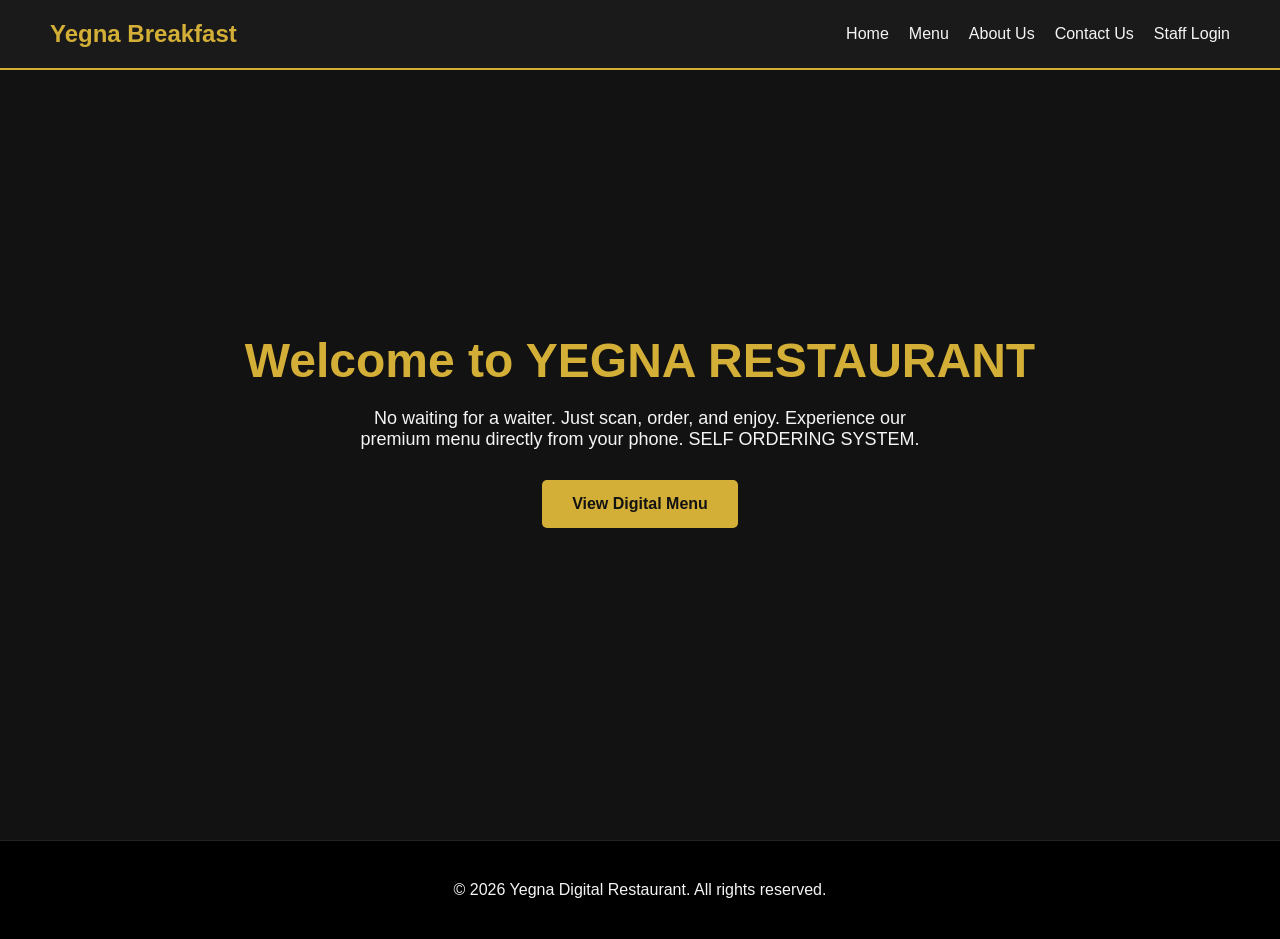
<file: index.html>
<!DOCTYPE html>
<html lang="en">
<head>
    <meta charset="UTF-8">
    <meta name="viewport" content="width=device-width, initial-scale=1.0">
    <title>Yegna Restaurant | Smart Dining</title>
    <link rel="stylesheet" href="style.css">
</head>
      <link rel="icon" type="image/jpeg" href="https://ik.imagekit.io/AMAN2026/logo.jpg?updatedAt=1779612939257">
<body>

    <header>
        <a href="index.html" class="logo">Yegna Breakfast</a>
        <nav>
            <ul>
                <li><a href="index.html">Home</a></li>
                <li><a href="menu.html">Menu</a></li>
                <li><a href="about.html">About Us</a></li>
                <li><a href="contact.html">Contact Us</a></li>
                <li><a href="login.html">Staff Login</a></li> 
            </ul>
        </nav>
        <body>
  
    </header>
    <div class="carousel-container">
  <div class="slide active" style="background-image: url('https://ik.imagekit.io/AMAN2026/rest%20photo.avif');"></div>
  <div class="slide" style="background-image: url('https://images.unsplash.com/photo-1550966871-3ed3cdb5ed0c?q=80&w=1920&auto=format&fit=crop');"></div>
  <div class="slide" style="background-image: url('https://images.unsplash.com/photo-1517248135467-4c7edcad34c4?q=80&w=1920&auto=format&fit=crop');"></div>
    <body>
    
    <section class="hero">
        <h1>Welcome to YEGNA RESTAURANT  </h1>
        <p>No waiting for a waiter. Just scan, order, and enjoy. Experience our premium menu directly from your phone.
        SELF ORDERING SYSTEM.</p>
        <a href="menu.html" class="btn">View Digital Menu</a>
    </section>

    <footer class="footer">
        <p>&copy; 2026 Yegna Digital Restaurant. All rights reserved.</p>
    </footer>

</body>
</html>
</file>
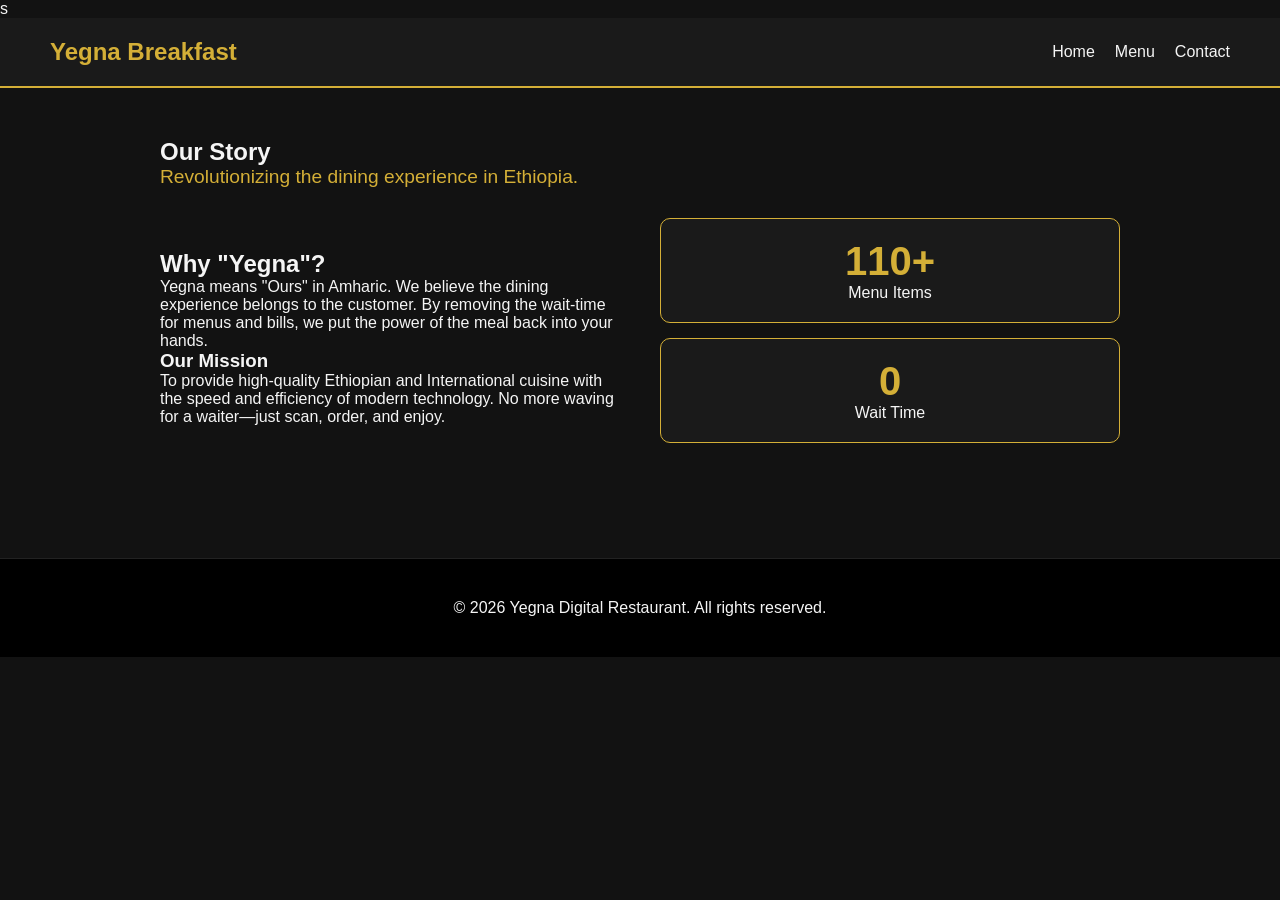
<file: about.html>
<!DOCTYPE html>
<html lang="en">
<head>
    <meta charset="UTF-8">
    <meta name="viewport" content="width=device-width, initial-scale=1.0">
    <title>About Us | Yegna Breakfast</title>
    <link rel="stylesheet" href="style.css">
</head>
      <link rel="icon" type="image/jpeg" href="https://ik.imagekit.io/AMAN2026/logo.jpg?updatedAt=1779612939257">s
<body>
    <header>
        <a href="index.html" class="logo">Yegna Breakfast</a>
        <nav>
            <ul>
                <li><a href="index.html">Home</a></li>
                <li><a href="menu.html">Menu</a></li>
                <li><a href="contact.html">Contact</a></li>
            </ul>
        </nav>
    </header>

    <section class="about-section">
        <div class="container">
            <h1>Our Story</h1>
            <p class="subtitle">Revolutionizing the dining experience in Ethiopia.</p>
            
            <div class="about-content">
                <div class="about-text">
                    <h2>Why "Yegna"?</h2>
                    <p>Yegna means "Ours" in Amharic. We believe the dining experience belongs to the customer. By removing the wait-time for menus and bills, we put the power of the meal back into your hands.</p>
                    
                    <h3>Our Mission</h3>
                    <p>To provide high-quality Ethiopian and International cuisine with the speed and efficiency of modern technology. No more waving for a waiter—just scan, order, and enjoy.</p>
                </div>
                <div class="about-stats">
                    <div class="stat-box">
                        <span class="stat-number">110+</span>
                        <p>Menu Items</p>
                    </div>
                    <div class="stat-box">
                        <span class="stat-number">0</span>
                        <p>Wait Time</p>
                    </div>
                </div>
            </div>
        </div>
    </section>

    <footer class="footer">
        <p>&copy; 2026 Yegna Digital Restaurant. All rights reserved.</p>
    </footer>
</body>
</html>
</file>
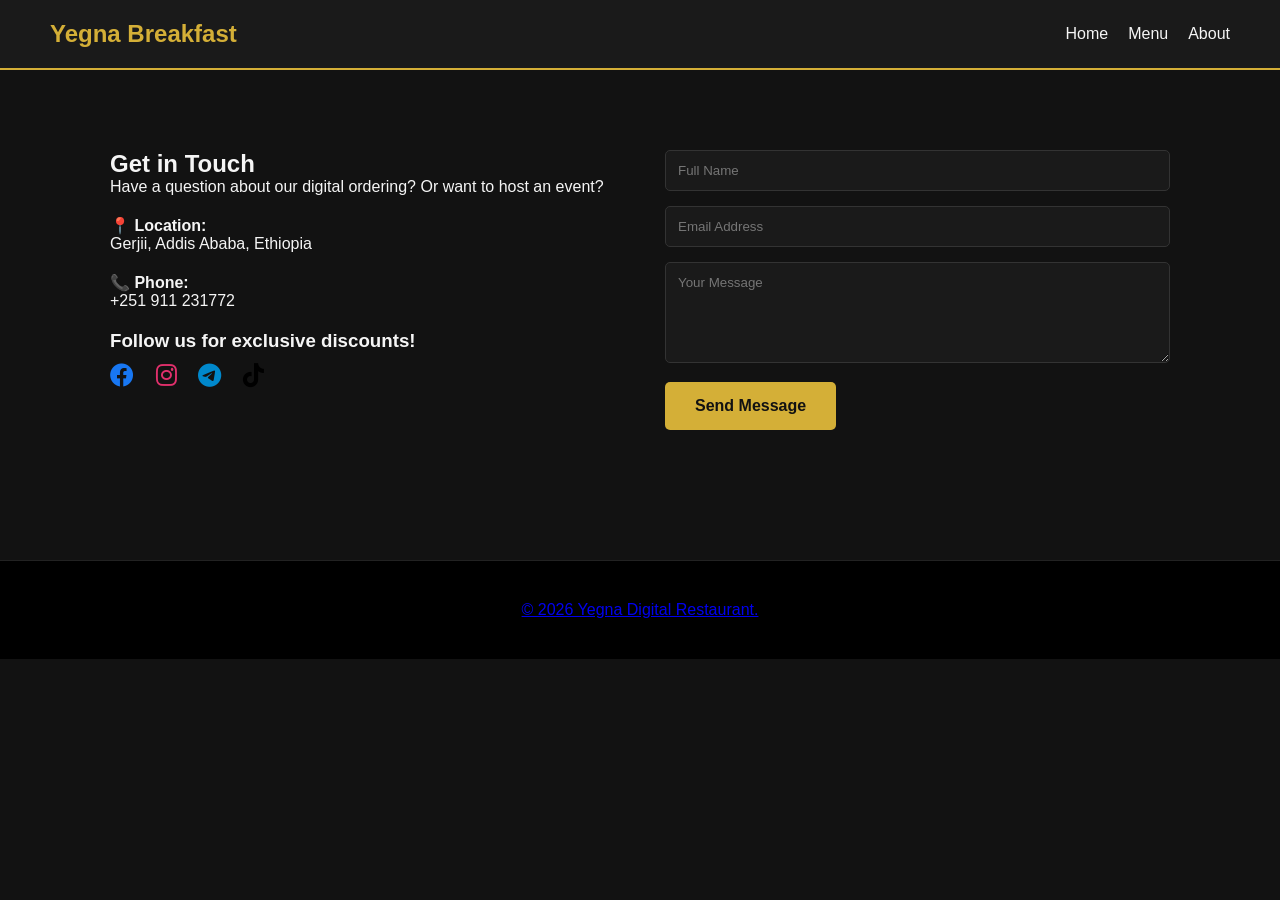
<file: contact.html>
<!DOCTYPE html>
<html lang="en">
<head>    
    <meta charset="UTF-8">    
    <meta name="viewport" content="width=device-width, initial-scale=1.0">    
    <title>Contact Us | Yegna Breakfast</title>    
    <link rel="stylesheet" href="style.css">    
    <link rel="stylesheet" href="https://cdnjs.cloudflare.com/ajax/libs/font-awesome/6.0.0/css/all.min.css">
    <link rel="icon" type="image/jpeg" href="https://ik.imagekit.io/AMAN2026/logo.jpg?updatedAt=1779612939257">
</head>      
<body>    
    <header>        
        <a href="index.html" class="logo">Yegna Breakfast</a>        
        <nav>            
            <ul>                
                <li><a href="index.html">Home</a></li>                
                <li><a href="menu.html">Menu</a></li>                
                <li><a href="about.html">About</a></li>            
            </ul>        
        </nav>    
    </header>

    <section class="contact-container">        
        <div class="contact-info">            
            <h1>Get in Touch</h1>            
            <p>Have a question about our digital ordering? Or want to host an event?</p>            
                        
            <div class="info-item">                
                <strong>📍 Location:</strong>                
                <p>Gerjii, Addis Ababa, Ethiopia</p>            
            </div>            
            <div class="info-item">                
                <strong>📞 Phone:</strong>                
                <p>+251 911 231772</p>            
            </div>

            <div class="social-follow" style="margin-top: 20px;">                
                <h3>Follow us for exclusive discounts!</h3>                
                <div class="social-icons" style="margin-top: 10px; font-size: 24px;">                    
                    <!-- Facebook -->
                    <a href="https://web.facebook.com/profile.php?id=61590360661334" target="_blank" rel="noopener noreferrer" style="margin-right: 15px; color: #1877F2;"><i class="fab fa-facebook"></i></a>                    
                    <!-- Instagram -->
                    <a href="https://www.instagram.com/yegna_breakfast/?hl=en" target="_blank" rel="noopener noreferrer" style="margin-right: 15px; color: #E1306C;"><i class="fab fa-instagram"></i></a>                    
                    <!-- Telegram -->
                    <a href="https://t.me/+gu3-yMGLmfE1NTA0" target="_blank" rel="noopener noreferrer" style="margin-right: 15px; color: #0088cc;"><i class="fab fa-telegram"></i></a>                    
                    <!-- TikTok -->
                    <a href="https://www.tiktok.com/search?q=yegna%20breakfast&t=1779632468878" target="_blank" rel="noopener noreferrer" style="color: #000000;"><i class="fab fa-tiktok"></i></a>
                    <!--MAP-->
                    <a href="https://maps.app.goo.gl/nKjsQyUNsrUjzA7T7" target="_blank" rel="noopener noreferrer" class="contact-btn">
                </div>           
            </div>            
        </div>
        
        <div class="contact-form-box">            
            <form id="contactForm">                
                <input type="text" placeholder="Full Name" required>                
                <input type="email" placeholder="Email Address" required>                
                <textarea placeholder="Your Message" rows="5" required></textarea>                
                <button type="submit" class="btn">Send Message</button>            
            </form>        
        </div>    
    </section>

    <footer class="footer">        
        <p>&copy; 2026 Yegna Digital Restaurant.</p>    
    </footer>

    <script src="script.js"></script>
</body>
</html>
</file>
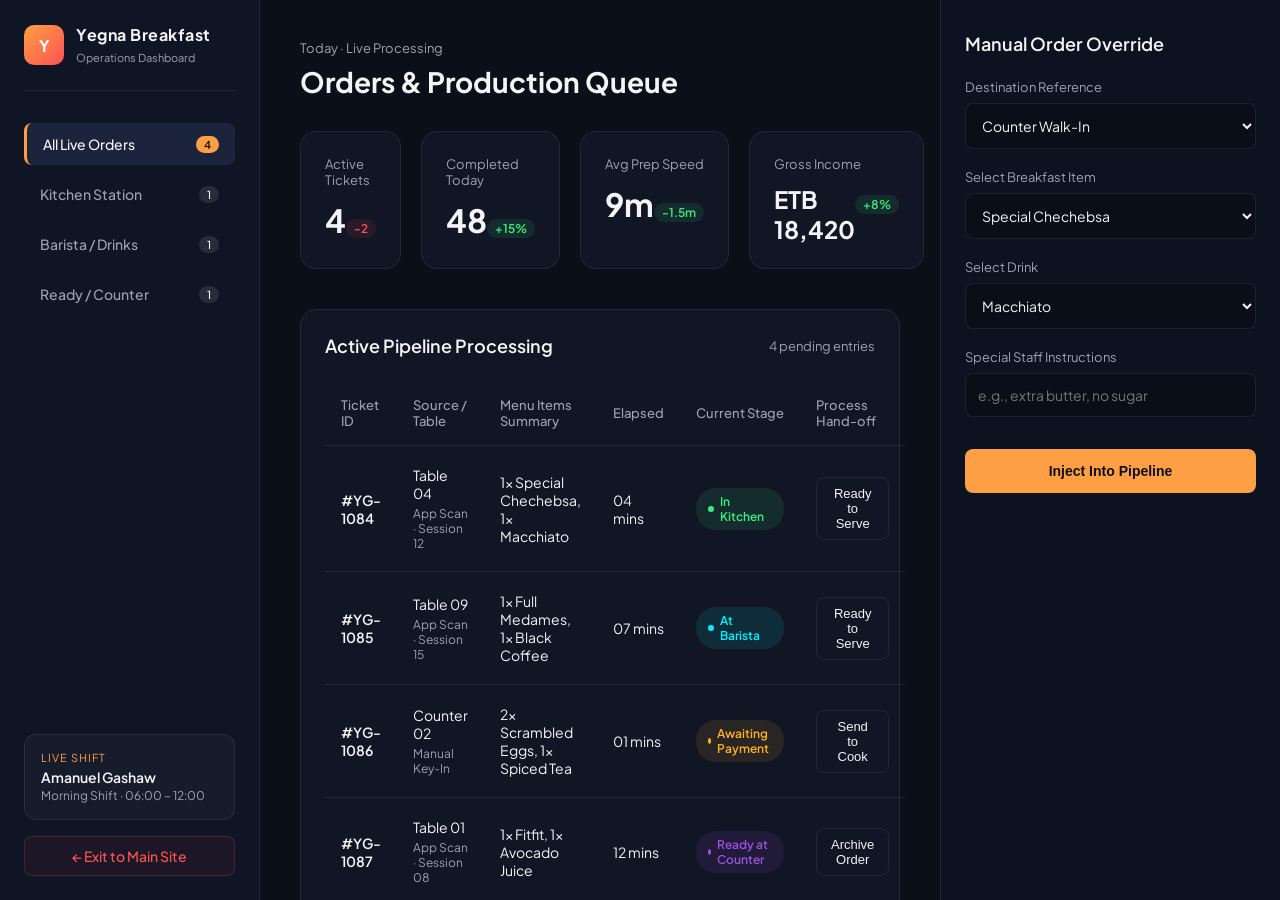
<file: dashboard.html>
<!DOCTYPE html>
<html lang="en">
<head>
  <link rel="icon" type="image/jpeg" href="https://ik.imagekit.io/AMAN2026/logo.jpg?updatedAt=1779612939257">
  <meta charset="UTF-8">
  <meta name="viewport" content="width=device-width, initial-scale=1.0">
  <title>Yegna Staff Portal | Live Operations</title>
  <link rel="preconnect" href="https://fonts.googleapis.com">
  <link rel="preconnect" href="https://fonts.gstatic.com" crossorigin>
  <link href="https://fonts.googleapis.com/css2?family=Plus+Jakarta+Sans:wght@400;500;600;700&display=swap" rel="stylesheet">
  <style>
    :root {
      --bg-base: #0b0f19;
      --bg-surface: rgba(22, 28, 45, 0.6);
      --bg-surface-hover: rgba(30, 41, 67, 0.8);
      --border-color: rgba(255, 255, 255, 0.08);
      --text-primary: #f3f4f6;
      --text-muted: #9ca3af;
      --accent-color: #ff9f43;
      --accent-glow: rgba(255, 159, 67, 0.15);
      
      /* Status Colors matched to pipeline stages */
      --status-pending: #ffb020;
      --status-kitchen: #38ef7d;
      --status-bar: #00f2fe;
      --status-ready: #9b51e0;
    }

    * {
      box-sizing: border-box;
      margin: 0;
      padding: 0;
    }

    body {
      font-family: 'Plus Jakarta Sans', sans-serif;
      background-color: var(--bg-base);
      color: var(--text-primary);
      min-height: 100vh;
      overflow-x: hidden;
    }

    /* 3-Column Grid Dashboard Wrapper */
    .dashboard-wrapper {
      display: grid;
      grid-template-columns: 260px 1fr 340px;
      min-height: 100vh;
    }

    /* ==========================================
       1. SIDEBAR (Station Navigation Selector)
    ========================================== */
    .sidebar {
      background-color: rgba(15, 22, 38, 0.95);
      border-right: 1px solid var(--border-color);
      display: flex;
      flex-direction: column;
      justify-content: space-between;
      padding: 24px;
    }

    .brand-section {
      display: flex;
      align-items: center;
      gap: 12px;
      padding-bottom: 24px;
      border-bottom: 1px solid var(--border-color);
    }

    .logo-circle {
      width: 40px;
      height: 40px;
      background: linear-gradient(135deg, #ff9f43, #ff5252);
      border-radius: 10px;
      display: flex;
      align-items: center;
      justify-content: center;
      font-weight: 700;
      color: #fff;
    }

    .brand-text h1 {
      font-size: 16px;
      font-weight: 700;
      letter-spacing: 0.5px;
    }

    .brand-text span {
      font-size: 11px;
      color: var(--text-muted);
    }

    .station-nav {
      margin-top: 32px;
      display: flex;
      flex-direction: column;
      gap: 8px;
      flex-grow: 1;
    }

    .nav-item {
      display: flex;
      align-items: center;
      justify-content: space-between;
      padding: 12px 16px;
      border-radius: 8px;
      color: var(--text-muted);
      text-decoration: none;
      font-weight: 500;
      font-size: 14px;
      transition: all 0.2s ease;
    }

    .nav-item:hover, .nav-item.active {
      background-color: var(--bg-surface-hover);
      color: var(--text-primary);
    }

    .nav-item.active {
      border-left: 3px solid var(--accent-color);
    }

    .nav-badge {
      background-color: rgba(255, 255, 255, 0.1);
      color: var(--text-primary);
      padding: 2px 8px;
      border-radius: 12px;
      font-size: 11px;
    }

    .nav-item.active .nav-badge {
      background-color: var(--accent-color);
      color: #0b0f19;
      font-weight: 600;
    }

    .shift-info {
      background-color: rgba(255, 255, 255, 0.03);
      border: 1px solid var(--border-color);
      border-radius: 12px;
      padding: 16px;
    }

    .shift-info .title {
      font-size: 11px;
      text-transform: uppercase;
      color: var(--accent-color);
      letter-spacing: 1px;
      margin-bottom: 4px;
    }

    /* ==========================================
       2. MAIN WORKSPACE
    ========================================== */
    .main-workspace {
      padding: 40px;
      overflow-y: auto;
      max-height: 100vh;
    }

    .workspace-header {
      margin-bottom: 32px;
    }

    .date-pill {
      font-size: 13px;
      color: var(--text-muted);
      margin-bottom: 8px;
    }

    .workspace-header h2 {
      font-size: 28px;
      font-weight: 700;
    }

    /* Metric Cards Grid Layout */
    .metrics-grid {
      display: grid;
      grid-template-columns: repeat(4, 1fr);
      gap: 20px;
      margin-bottom: 40px;
    }

    .metric-card {
      background: var(--bg-surface);
      backdrop-filter: blur(12px);
      -webkit-backdrop-filter: blur(12px);
      border: 1px solid var(--border-color);
      border-radius: 16px;
      padding: 24px;
      transition: transform 0.2s ease;
    }

    .metric-card:hover {
      transform: translateY(-2px);
    }

    .metric-label {
      font-size: 13px;
      color: var(--text-muted);
      margin-bottom: 12px;
    }

    .metric-value-container {
      display: flex;
      align-items: baseline;
      justify-content: space-between;
    }

    .metric-value {
      font-size: 32px;
      font-weight: 700;
    }

    .metric-trend {
      font-size: 12px;
      font-weight: 600;
      padding: 2px 8px;
      border-radius: 20px;
    }

    .trend-up { background-color: rgba(56, 239, 125, 0.1); color: #38ef7d; }
    .trend-down { background-color: rgba(255, 82, 82, 0.1); color: #ff5252; }

    /* Live Queue Pipeline Section */
    .pipeline-container {
      background: var(--bg-surface);
      backdrop-filter: blur(12px);
      -webkit-backdrop-filter: blur(12px);
      border: 1px solid var(--border-color);
      border-radius: 16px;
      padding: 24px;
    }

    .pipeline-header {
      display: flex;
      justify-content: space-between;
      align-items: center;
      margin-bottom: 24px;
    }

    .pipeline-table {
      width: 100%;
      border-collapse: collapse;
      text-align: left;
    }

    .pipeline-table th {
      padding: 16px;
      color: var(--text-muted);
      font-weight: 500;
      font-size: 13px;
      border-bottom: 1px solid var(--border-color);
    }

    .pipeline-table td {
      padding: 20px 16px;
      border-bottom: 1px solid var(--border-color);
      font-size: 14px;
    }

    .customer-meta {
      font-size: 12px;
      color: var(--text-muted);
      margin-top: 4px;
    }

    /* Pipeline Status Badges */
    .status-badge {
      display: inline-flex;
      align-items: center;
      gap: 6px;
      padding: 6px 12px;
      border-radius: 20px;
      font-size: 12px;
      font-weight: 600;
    }

    .status-badge::before {
      content: '';
      width: 6px;
      height: 6px;
      border-radius: 50%;
    }

    .badge-pending { background: rgba(255, 176, 32, 0.1); color: var(--status-pending); }
    .badge-pending::before { background: var(--status-pending); }

    .badge-kitchen { background: rgba(56, 239, 125, 0.1); color: var(--status-kitchen); }
    .badge-kitchen::before { background: var(--status-kitchen); }

    .badge-bar { background: rgba(0, 242, 254, 0.1); color: var(--status-bar); }
    .badge-bar::before { background: var(--status-bar); }

    .badge-ready { background: rgba(155, 81, 224, 0.1); color: var(--status-ready); }
    .badge-ready::before { background: var(--status-ready); }

    .action-btn {
      background-color: transparent;
      border: 1px solid var(--border-color);
      color: var(--text-primary);
      padding: 8px 14px;
      border-radius: 8px;
      cursor: pointer;
      font-size: 13px;
      font-weight: 500;
      transition: all 0.2s ease;
    }

    .action-btn:hover {
      background-color: var(--accent-color);
      color: #0b0f19;
      border-color: var(--accent-color);
    }

    /* ==========================================
       3. RIGHT SIDEBAR (Quick Order Entry Form)
    ========================================== */
    .right-sidebar {
      background-color: rgba(15, 22, 38, 0.5);
      border-left: 1px solid var(--border-color);
      padding: 32px 24px;
    }

    .sidebar-form-title {
      font-size: 18px;
      font-weight: 600;
      margin-bottom: 24px;
    }

    .form-group {
      margin-bottom: 20px;
    }

    .form-group label {
      display: block;
      font-size: 13px;
      color: var(--text-muted);
      margin-bottom: 8px;
    }

    .form-input, .form-select {
      width: 100%;
      background-color: rgba(0, 0, 0, 0.2);
      border: 1px solid var(--border-color);
      border-radius: 8px;
      padding: 12px;
      color: var(--text-primary);
      font-family: inherit;
      font-size: 14px;
    }

    .form-input:focus, .form-select:focus {
      outline: none;
      border-color: var(--accent-color);
    }

    .submit-order-btn {
      width: 100%;
      background-color: var(--accent-color);
      color: #0b0f19;
      border: none;
      padding: 14px;
      border-radius: 8px;
      font-weight: 600;
      font-size: 14px;
      cursor: pointer;
      transition: opacity 0.2s ease;
      margin-top: 12px;
    }

    .submit-order-btn:hover {
      opacity: 0.9;
    }

    /* ==========================================
       4. RESPONSIVE DESIGN MEDIA QUERIES
    ========================================== */
    @media (max-width: 1200px) {
      .dashboard-wrapper {
        grid-template-columns: 240px 1fr;
      }
      .right-sidebar {
        grid-column: 2;
        border-left: none;
        border-top: 1px solid var(--border-color);
        background-color: rgba(15, 22, 38, 0.9);
      }
      .metrics-grid {
        grid-template-columns: repeat(2, 1fr);
      }
    }

    @media (max-width: 768px) {
      .dashboard-wrapper {
        grid-template-columns: 1fr;
      }
      .sidebar {
        border-right: none;
        border-bottom: 1px solid var(--border-color);
      }
      .right-sidebar {
        grid-column: 1;
      }
      .main-workspace {
        padding: 20px;
      }
      .metrics-grid {
        grid-template-columns: 1fr;
      }
      .pipeline-container {
        overflow-x: auto;
      }
      .pipeline-table {
        min-width: 600px;
      }
    }
  </style>
</head>
<body>

  <div class="dashboard-wrapper">
    
    <!-- 1. NAVIGATION SIDEBAR -->
    <aside class="sidebar">
      <div>
        <div class="brand-section">
          <div class="logo-circle">Y</div>
          <div class="brand-text">
            <h1>Yegna Breakfast</h1>
            <span>Operations Dashboard</span>
          </div>
        </div>
        
        <nav class="station-nav">
          <a href="#" class="nav-item active" data-filter="all">
            <span>All Live Orders</span>
            <span class="nav-badge" id="badge-all">4</span>
          </a>
          <a href="#" class="nav-item" data-filter="badge-kitchen">
            <span>Kitchen Station</span>
            <span class="nav-badge" id="badge-kitchen">2</span>
          </a>
          <a href="#" class="nav-item" data-filter="badge-bar">
            <span>Barista / Drinks</span>
            <span class="nav-badge" id="badge-bar">1</span>
          </a>
          <a href="#" class="nav-item" data-filter="badge-ready">
            <span>Ready / Counter</span>
            <span class="nav-badge" id="badge-ready">1</span>
          </a>
        </nav>
      </div>

      <!-- BOTTOM CONTROL LOGOUT SECTION -->
      <div style="display: flex; flex-direction: column; gap: 16px;">
        <div class="shift-info">
          <div class="title">Live Shift</div>
          <div style="font-size: 14px; font-weight:600;">Amanuel Gashaw</div>
          <div style="font-size: 12px; color: var(--text-muted); margin-top:2px;">Morning Shift · 06:00 – 12:00</div>
        </div>

        <a href="index.html" class="nav-item" style="border: 1px solid rgba(255, 82, 82, 0.2); color: #ff5252; background: rgba(255, 82, 82, 0.05); text-align: center; justify-content: center; padding: 10px;">
          ← Exit to Main Site
        </a>
      </div>
    </aside>

    <!-- 2. MAIN OPERATIONAL WORKSPACE -->
    <main class="main-workspace">
      <div class="workspace-header">
        <div class="date-pill">Today · Live Processing</div>
        <h2>Orders & Production Queue</h2>
      </div>

      <!-- PERFORMANCE METRICS ROW -->
      <div class="metrics-grid">
        <div class="metric-card">
          <div class="metric-label">Active Tickets</div>
          <div class="metric-value-container">
            <div class="metric-value">4</div>
            <div class="metric-trend trend-down">-2</div>
          </div>
        </div>
        <div class="metric-card">
          <div class="metric-label">Completed Today</div>
          <div class="metric-value-container">
            <div class="metric-value">48</div>
            <div class="metric-trend trend-up">+15%</div>
          </div>
        </div>
        <div class="metric-card">
          <div class="metric-label">Avg Prep Speed</div>
          <div class="metric-value-container">
            <div class="metric-value">9m</div>
            <div class="metric-trend trend-up">-1.5m</div>
          </div>
        </div>
        <div class="metric-card">
          <div class="metric-label">Gross Income</div>
          <div class="metric-value-container">
            <div class="metric-value" style="font-size: 24px;">ETB 18,420</div>
            <div class="metric-trend trend-up">+8%</div>
          </div>
        </div>
      </div>

      <!-- CENTRAL PIPELINE QUEUE TABLE -->
      <section class="pipeline-container">
        <div class="pipeline-header">
          <h3 style="font-size: 18px; font-weight:600;">Active Pipeline Processing</h3>
          <span style="color: var(--text-muted); font-size:13px;">4 pending entries</span>
        </div>

        <table class="pipeline-table">
          <thead>
            <tr>
              <th>Ticket ID</th>
              <th>Source / Table</th>
              <th>Menu Items Summary</th>
              <th>Elapsed</th>
              <th>Current Stage</th>
              <th>Process Hand-off</th>
            </tr>
          </thead>
          <tbody id="queue-rows">
            <tr>
              <td style="font-weight: 600;">#YG-1084</td>
              <td>
                <div>Table 04</div>
                <div class="customer-meta">App Scan · Session 12</div>
              </td>
              <td>1x Special Chechebsa, 1x Macchiato</td>
              <td>04 mins</td>
              <td><span class="status-badge badge-kitchen">In Kitchen</span></td>
              <td><button class="action-btn" onclick="advanceOrder(this)">Ready to Serve</button></td>
            </tr>
            <tr>
              <td style="font-weight: 600;">#YG-1085</td>
              <td>
                <div>Table 09</div>
                <div class="customer-meta">App Scan · Session 15</div>
              </td>
              <td>1x Full Medames, 1x Black Coffee</td>
              <td>07 mins</td>
              <td><span class="status-badge badge-bar">At Barista</span></td>
              <td><button class="action-btn" onclick="advanceOrder(this)">Ready to Serve</button></td>
            </tr>
            <tr>
              <td style="font-weight: 600;">#YG-1086</td>
              <td>
                <div>Counter 02</div>
                <div class="customer-meta">Manual Key-In</div>
              </td>
              <td>2x Scrambled Eggs, 1x Spiced Tea</td>
              <td>01 mins</td>
              <td><span class="status-badge badge-pending">Awaiting Payment</span></td>
              <td><button class="action-btn" onclick="advanceOrder(this)">Send to Cook</button></td>
            </tr>
            <tr>
              <td style="font-weight: 600;">#YG-1087</td>
              <td>
                <div>Table 01</div>
                <div class="customer-meta">App Scan · Session 08</div>
              </td>
              <td>1x Fitfit, 1x Avocado Juice</td>
              <td>12 mins</td>
              <td><span class="status-badge badge-ready">Ready at Counter</span></td>
              <td><button class="action-btn" onclick="advanceOrder(this)">Archive Order</button></td>
            </tr>
          </tbody>
        </table>
      </section>
    </main>

    <!-- 3. RIGHT SIDEBAR (Walk-in Entry Form) -->
    <aside class="right-sidebar">
      <h3 class="sidebar-form-title">Manual Order Override</h3>
      
      <form id="quick-order-form" onsubmit="handleManualSubmit(event)">
        <div class="form-group">
          <label for="table-num">Destination Reference</label>
          <select id="table-num" class="form-select">
            <option>Counter Walk-In</option>
            <option>Table 01</option>
            <option>Table 02</option>
            <option>Table 03</option>
            <option>Table 04</option>
            <option>Table 05</option>
          </select>
        </div>

        <div class="form-group">
          <label for="breakfast-item">Select Breakfast Item</label>
          <select id="breakfast-item" class="form-select">
            <option value="Special Chechebsa">Special Chechebsa</option>
            <option value="Full Medames">Full Medames</option>
            <option value="Firfir">Firfir</option>
            <option value="Scrambled Eggs">Scrambled Eggs</option>
            <option value="None">None (Drink Only)</option>
          </select>
        </div>

        <div class="form-group">
          <label for="drink-item">Select Drink</label>
          <select id="drink-item" class="form-select">
            <option value="Macchiato">Macchiato</option>
            <option value="Black Coffee">Black Coffee</option>
            <option value="Spiced Tea">Spiced Tea</option>
            <option value="Avocado Juice">Avocado Juice</option>
            <option value="None">None (Food Only)</option>
          </select>
        </div>

        <div class="form-group">
          <label for="order-notes">Special Staff Instructions</label>
          <input type="text" id="order-notes" class="form-input" placeholder="e.g., extra butter, no sugar">
        </div>

        <button type="submit" class="submit-order-btn">Inject Into Pipeline</button>
      </form>
    </aside>

  </div>

  <script>
    // 1. DYNAMIC NAVIGATION FILTERING LOGIC
    document.querySelectorAll('.nav-item[data-filter]').forEach(navLink => {
      navLink.addEventListener('click', (e) => {
        e.preventDefault();
        
        // Switch active class styling on the tabs
        document.querySelectorAll('.nav-item').forEach(link => link.classList.remove('active'));
        navLink.classList.add('active');
        
        const filterType = navLink.getAttribute('data-filter');
        const rows = document.querySelectorAll('#queue-rows tr');
        
        // Show or hide rows matching the selected station badge type
        rows.forEach(row => {
          const badge = row.querySelector('.status-badge');
          if (filterType === 'all') {
            row.style.display = ''; // Show all
          } else if (badge && badge.classList.contains(filterType)) {
            row.style.display = ''; // Match found
          } else {
            row.style.display = 'none'; // Hide non-matching row
          }
        });
      });
    });

    // 2. ADVANCE ORDER STAGES
    function advanceOrder(buttonElement) {
      const row = buttonElement.closest('tr');
      const badge = row.querySelector('.status-badge');
      
      if (badge.classList.contains('badge-pending')) {
        badge.className = 'status-badge badge-kitchen';
        badge.textContent = 'In Kitchen';
        buttonElement.textContent = 'Ready to Serve';
      } else if (badge.classList.contains('badge-kitchen') || badge.classList.contains('badge-bar')) {
        badge.className = 'status-badge badge-ready';
        badge.textContent = 'Ready at Counter';
        buttonElement.textContent = 'Archive Order';
      } else {
        row.remove();
      }
      
      // Refresh counts and re-apply current filter view smoothly
      updateRowCounts();
      const activeFilter = document.querySelector('.nav-item.active').getAttribute('data-filter');
      document.querySelector(`.nav-item[data-filter="${activeFilter}"]`).click();
    }

    // 3. MANUAL INJECTION FORM HANDLER
    function handleManualSubmit(e) {
      e.preventDefault();
      const destination = document.getElementById('table-num').value;
      const food = document.getElementById('breakfast-item').value;
      const drink = document.getElementById('drink-item').value;
      const randId = Math.floor(1000 + Math.random() * 9000);

      // Default logic paths based on item choice
      let stationClass = 'badge-kitchen';
      let stationText = 'In Kitchen';
      if (food === 'None' && drink !== 'None') {
        stationClass = 'badge-bar';
        stationText = 'At Barista';
      }

      const newRowHTML = `
        <tr>
          <td style="font-weight: 600;">#YG-${randId}</td>
          <td>
            <div>${destination}</div>
            <div class="customer-meta">Manual Key-In</div>
          </td>
          <td>1x ${food}, 1x ${drink}</td>
          <td>00 mins</td>
          <td><span class="status-badge ${stationClass}">${stationText}</span></td>
          <td><button class="action-btn" onclick="advanceOrder(this)">Ready to Serve</button></td>
        </tr>
      `;

      document.getElementById('queue-rows').insertAdjacentHTML('afterbegin', newRowHTML);
      document.getElementById('quick-order-form').reset();
      
      // Recalculate totals and reset view filters safely
      updateRowCounts();
      document.querySelector('.nav-item[data-filter="all"]').click();
    }

    // 4. DYNAMIC BADGE COUNT CALCULATION
    function updateRowCounts() {
      const rows = document.querySelectorAll('#queue-rows tr');
      let all = rows.length;
      let kitchen = 0;
      let bar = 0;
      let ready = 0;

      rows.forEach(row => {
        const badge = row.querySelector('.status-badge');
        if (badge) {
          if (badge.classList.contains('badge-kitchen')) kitchen++;
          if (badge.classList.contains('badge-bar')) bar++;
          if (badge.classList.contains('badge-ready')) ready++;
        }
      });

      document.getElementById('badge-all').textContent = all;
      document.getElementById('badge-kitchen').textContent = kitchen;
      document.getElementById('badge-bar').textContent = bar;
      document.getElementById('badge-ready').textContent = ready;
    }

    // Initial item tally sweep on interface load
    updateRowCounts();
  </script>
</body>
</html>
</file>
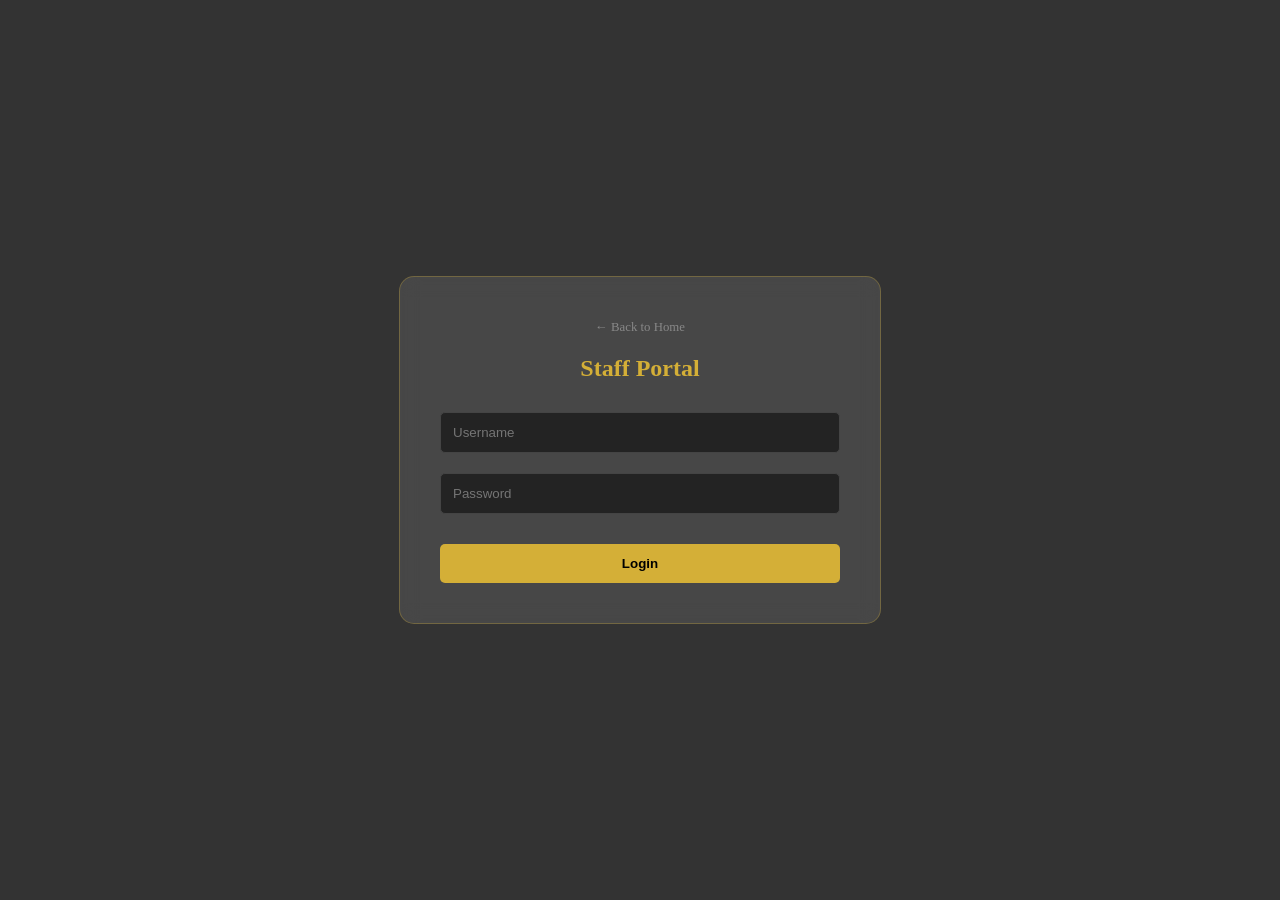
<file: login.html>
<!DOCTYPE html>
<html lang="en">
<head>
    <meta charset="UTF-8">
    <meta name="viewport" content="width=device-width, initial-scale=1.0">
    <title>Staff Login | Yegna Breakfast</title>
    <style>
        /* Specific Styles for Login Page */
        .login-body {
            height: 100vh;
            display: flex;
            align-items: center;
            justify-content: center;
            background: linear-gradient(rgba(0,0,0,0.8), rgba(0,0,0,0.8)), url('https://images.unsplash.com/photo-1552566626-52f8b828add9?auto=format&fit=crop&w=1350&q=80');
            background-size: cover;
            margin: 0; /* Added to remove default browser margins */
        }

        .login-card {
            background: rgba(255, 255, 255, 0.1);
            backdrop-filter: blur(10px);
            padding: 40px;
            border-radius: 15px;
            border: 1px solid rgba(212, 175, 55, 0.3);
            width: 100%;
            max-width: 400px;
            text-align: center;
        }

        .login-card h2 {
            color: #d4af37;
            margin-bottom: 20px;
        }

        .login-card input {
            width: 100%;
            padding: 12px;
            margin: 10px 0;
            background: rgba(0,0,0,0.5);
            border: 1px solid #444;
            color: white;
            border-radius: 5px;
            box-sizing: border-box; /* Ensures padding doesn't stretch the input */
        }

        .login-btn {
            width: 100%;
            padding: 12px;
            background: #d4af37;
            border: none;
            color: black;
            font-weight: bold;
            cursor: pointer;
            margin-top: 20px;
            transition: 0.3s;
            border-radius: 5px; /* Added for visual consistency */
        }

        .login-btn:hover {
            background: #b8962d;
        }

        .error-msg {
            color: #ff4d4d;
            font-size: 0.9rem;
            margin-top: 10px;
            display: none;
        }
    </style>
</head>
     <link rel="icon" type="image/jpeg" href="https://ik.imagekit.io/AMAN2026/logo.jpg?updatedAt=1779612939257">
<body class="login-body">

    <div class="login-card">
        <a href="index.html" style="color: #888; text-decoration: none; font-size: 0.8rem;">← Back to Home</a>
        <h2>Staff Portal</h2>
        <form id="loginForm">
            <input type="text" id="username" placeholder="Username" required>
            <input type="password" id="password" placeholder="Password" required>
            <button type="submit" class="login-btn">Login</button>
            <p id="error" class="error-msg">Invalid credentials. Please try again.</p>
        </form>
    </div>

    <script>
        document.getElementById('loginForm').addEventListener('submit', function(e) {
            e.preventDefault();
            
            const user = document.getElementById('username').value;
            const pass = document.getElementById('password').value;

            // Simple Hardcoded Credentials for the project
            if (user === "admin" && pass === "yegna123") {
                // Save login state so dashboard knows we are authorized
                localStorage.setItem('isLoggedIn', 'true');
                window.location.href = "dashboard.html";
            } else {
                document.getElementById('error').style.display = 'block';
            }
        });
    </script>
</body>
</html>
</file>
<file: style.css>
/* style.css */
* {
    margin: 0;
    padding: 0;
    box-sizing: border-box;
    font-family: 'Segoe UI', Tahoma, Geneva, Verdana, sans-serif;
}

body {
    background-color: #121212;
    color: #f5f5f5;
}

/* Navigation Bar */
header {
    background-color: #1a1a1a;
    padding: 20px 50px;
    display: flex;
    justify-content: space-between;
    align-items: center;
    border-bottom: 2px solid #d4af37; /* Gold accent */
}

.logo {
    font-size: 24px;
    font-weight: bold;
    color: #d4af37;
    text-decoration: none;
}

nav ul {
    list-style: none;
    display: flex;
    gap: 20px;
}

nav ul li a {
    color: #f5f5f5;
    text-decoration: none;
    font-size: 16px;
    transition: color 0.3s;
}

nav ul li a:hover {
    color: #d4af37;
}

/* Landing Page Hero Section */
.hero {
    height: 80vh;
    display: flex;
    flex-direction: column;
    justify-content: center;
    align-items: center;
    text-align: center;
    padding: 20px;
}

.hero h1 {
    font-size: 48px;
    margin-bottom: 20px;
    color: #d4af37;
}

.hero p {
    font-size: 18px;
    margin-bottom: 30px;
    max-width: 600px;
}

.btn {
    padding: 15px 30px;
    background-color: #d4af37;
    color: #121212;
    text-decoration: none;
    font-weight: bold;
    border-radius: 5px;
    border: none;
    cursor: pointer;
    font-size: 16px;
    transition: background 0.3s;
}

.btn:hover {
    background-color: #b5952f;
}

/* Forms (Login/Contact) */
.form-container {
    max-width: 400px;
    margin: 50px auto;
    background: #1a1a1a;
    padding: 30px;
    border-radius: 8px;
    border: 1px solid #333;
}

.form-group {
    margin-bottom: 20px;
}

.form-group label {
    display: block;
    margin-bottom: 5px;
}

.form-group input {
    width: 100%;
    padding: 10px;
    border: 1px solid #444;
    background: #2a2a2a;
    color: white;
    border-radius: 4px;
}

.error-message {
    color: #ff4c4c;
    font-size: 14px;
    display: none;
    margin-top: 5px;
}
/* --- MENU PAGE STYLES --- */

/* Category Navigation */
.category-nav {
    display: flex;
    overflow-x: auto;
    gap: 10px;
    padding: 15px;
    background: #1a1a1a;
    position: sticky;
    top: 0;
    z-index: 10;
    border-bottom: 1px solid #333;
}

.category-nav::-webkit-scrollbar {
    display: none; /* Hides scrollbar for clean mobile look */
}

.cat-btn {
    padding: 8px 16px;
    background: #333;
    color: #f5f5f5;
    border: none;
    border-radius: 20px;
    white-space: nowrap;
    cursor: pointer;
    font-size: 14px;
    transition: 0.3s;
}

.cat-btn.active {
    background: #d4af37;
    color: #121212;
    font-weight: bold;
}

/* Menu Grid */
.menu-grid {
    display: grid;
    grid-template-columns: repeat(auto-fill, minmax(160px, 1fr));
    gap: 15px;
    padding: 20px;
    padding-bottom: 100px; /* Space for the bottom cart bar */
}

.menu-card {
    background: #1a1a1a;
    border-radius: 8px;
    overflow: hidden;
    border: 1px solid #333;
    display: flex;
    flex-direction: column;
}

.menu-card img {
    width: 100%;
    height: 120px;
    object-fit: cover;
}

.menu-info {
    padding: 10px;
    flex-grow: 1;
    display: flex;
    flex-direction: column;
    justify-content: space-between;
}

.menu-info h3 {
    font-size: 14px;
    margin-bottom: 5px;
}

.menu-info p {
    color: #d4af37;
    font-weight: bold;
    margin-bottom: 10px;
}

.add-btn {
    width: 100%;
    padding: 8px;
    background: #333;
    color: white;
    border: none;
    border-radius: 4px;
    cursor: pointer;
    transition: 0.3s;
}

.add-btn:hover {
    background: #d4af37;
    color: #121212;
}

/* Floating Cart Bar */
.cart-bar {
    position: fixed;
    bottom: 0;
    left: 0;
    width: 100%;
    background: #d4af37;
    color: #121212;
    padding: 15px 20px;
    display: flex;
    justify-content: space-between;
    align-items: center;
    font-weight: bold;
    cursor: pointer;
    transform: translateY(100%); /* Hidden by default */
    transition: transform 0.3s ease-in-out;
    z-index: 20;
}

.cart-bar.visible {
    transform: translateY(0);
}

.view-cart-btn {
    background: #121212;
    color: #d4af37;
    border: none;
    padding: 8px 15px;
    border-radius: 4px;
    cursor: pointer;
}

/* Cart Modal */
.cart-modal-overlay {
    position: fixed;
    top: 0;
    left: 0;
    width: 100%;
    height: 100%;
    background: rgba(0, 0, 0, 0.8);
    display: none;
    justify-content: center;
    align-items: flex-end;
    z-index: 30;
}

.cart-modal-content {
    background: #1a1a1a;
    width: 100%;
    max-width: 500px;
    border-radius: 20px 20px 0 0;
    padding: 20px;
    max-height: 80vh;
    overflow-y: auto;
}

.cart-header {
    display: flex;
    justify-content: space-between;
    align-items: center;
    border-bottom: 1px solid #333;
    padding-bottom: 10px;
    margin-bottom: 15px;
}

.close-modal {
    font-size: 28px;
    cursor: pointer;
    color: #ff4c4c;
}

.cart-item {
    display: flex;
    justify-content: space-between;
    margin-bottom: 15px;
    border-bottom: 1px solid #333;
    padding-bottom: 10px;
}
/* --- ABOUT & CONTACT PAGE STYLES --- */

.container {
    max-width: 1000px;
    margin: 0 auto;
    padding: 50px 20px;
}

.subtitle {
    color: #d4af37;
    margin-bottom: 30px;
    font-size: 1.2rem;
}

.about-content {
    display: grid;
    grid-template-columns: 1fr 1fr;
    gap: 40px;
    align-items: center;
}

.stat-box {
    background: #1a1a1a;
    padding: 20px;
    border-radius: 10px;
    text-align: center;
    border: 1px solid #d4af37;
    margin-bottom: 15px;
}

.stat-number {
    font-size: 2.5rem;
    font-weight: bold;
    color: #d4af37;
}

/* Contact Grid */
.contact-container {
    display: grid;
    grid-template-columns: repeat(auto-fit, minmax(300px, 1fr));
    gap: 50px;
    padding: 80px 20px;
    max-width: 1100px;
    margin: 0 auto;
}

.contact-form-box input, 
.contact-form-box textarea {
    width: 100%;
    padding: 12px;
    margin-bottom: 15px;
    background: #1a1a1a;
    border: 1px solid #333;
    color: white;
    border-radius: 5px;
}

.info-item {
    margin-top: 20px;
}

.footer {
    text-align: center;
    padding: 40px;
    background: #000;
    border-top: 1px solid #222;
    margin-top: 50px;
}

/* Responsive fix */
@media (max-width: 768px) {
    .about-content { grid-template-columns: 1fr; }
}
</file>
